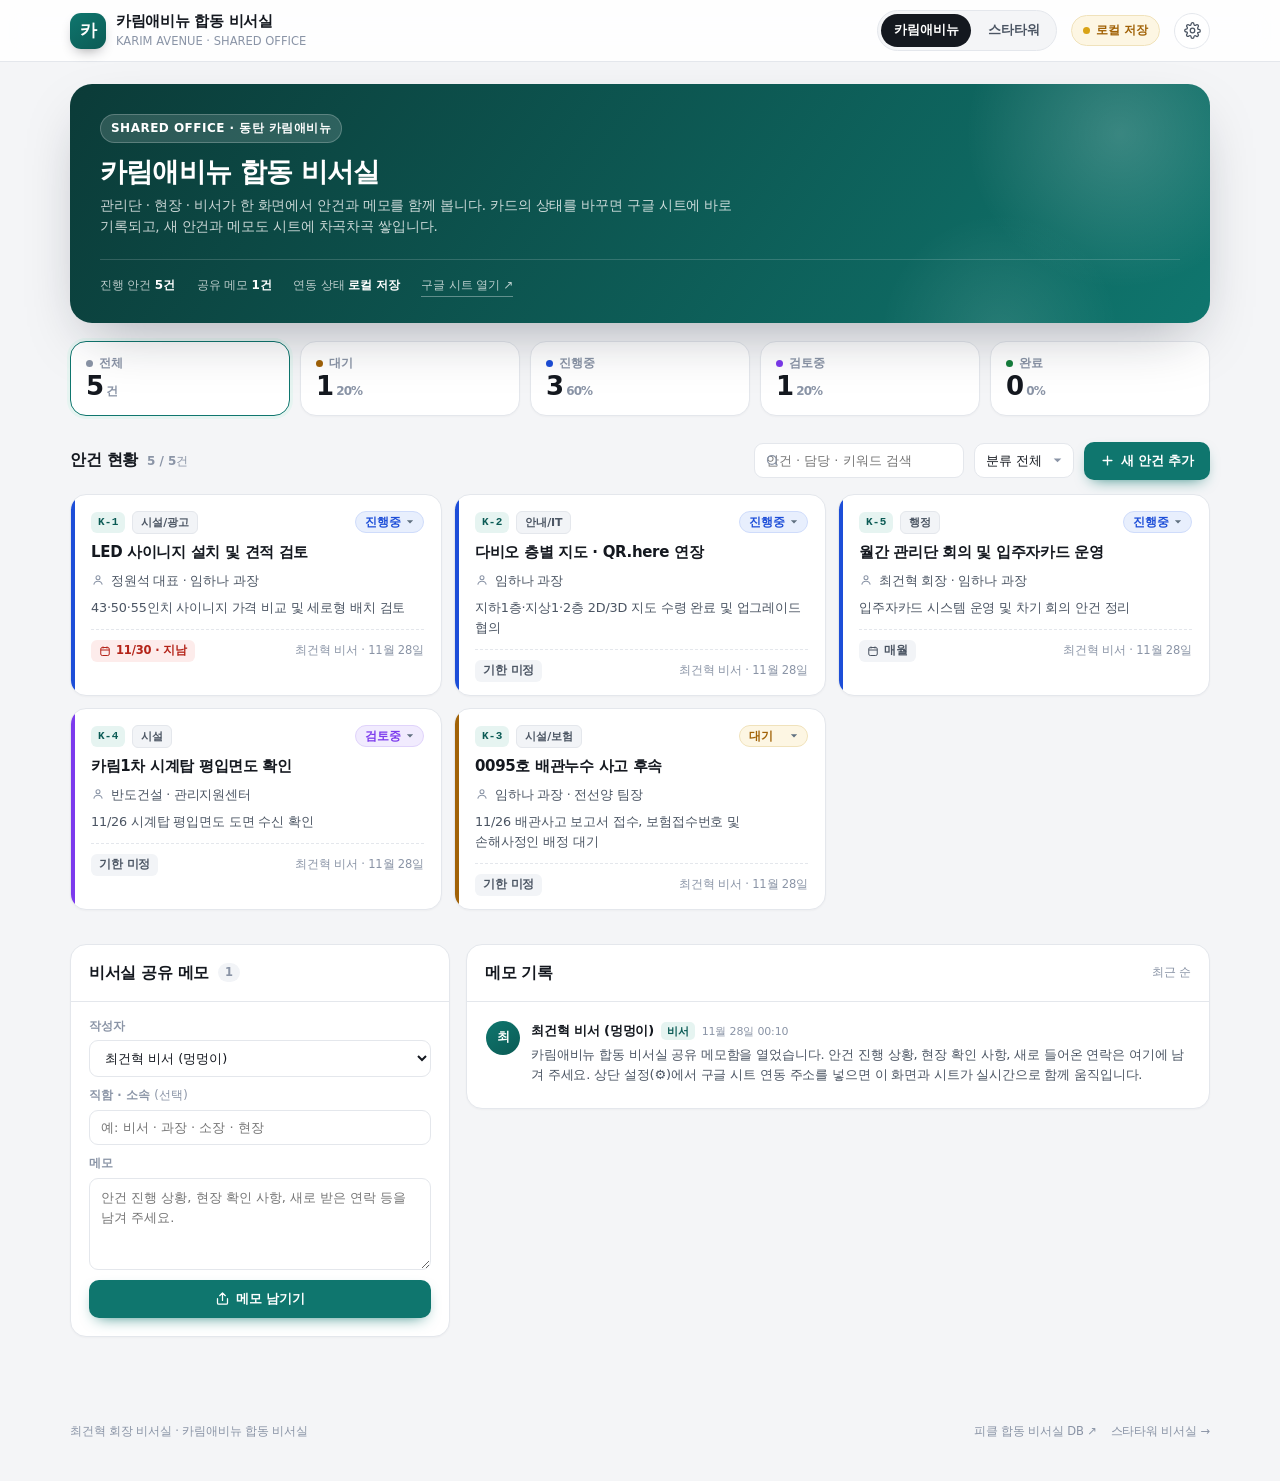
<file: karim/index.html>
<!DOCTYPE html>
<html lang="ko">
<head>
<meta charset="UTF-8">
<meta name="viewport" content="width=device-width, initial-scale=1, viewport-fit=cover">
<meta name="theme-color" content="#0b3b38">
<title>카림애비뉴 합동 비서실</title>
<meta name="description" content="카림애비뉴 관리단·현장·비서가 함께 보는 안건과 공유 메모. 구글 시트와 실시간 연동.">
<link rel="stylesheet" href="../assets/office.css?v=5">
</head>
<body data-site="karim">

<header class="topbar">
  <div class="topbar-inner">
    <a class="brand" href="./">
      <span class="brand-mark">카</span>
      <span class="brand-text">
        <b>카림애비뉴 합동 비서실</b>
        <span>KARIM AVENUE · SHARED OFFICE</span>
      </span>
    </a>
    <span class="topbar-spacer"></span>
    <nav class="nav-tabs" aria-label="비서실 이동">
      <a href="./" class="on">카림애비뉴</a>
      <a href="../startower/">스타타워</a>
    </nav>
    <button class="sync-pill" id="syncPill" type="button" title="클릭하면 새로고침">
      <span class="dot"></span><span class="txt">불러오는 중…</span>
    </button>
    <button class="icon-btn" id="gearBtn" type="button" title="연동 설정" aria-label="연동 설정">
      <svg viewBox="0 0 24 24" fill="none" stroke="currentColor" stroke-width="1.8" stroke-linecap="round" stroke-linejoin="round">
        <circle cx="12" cy="12" r="3.2"/>
        <path d="M19.4 15a1.7 1.7 0 0 0 .34 1.87l.06.06a2 2 0 1 1-2.83 2.83l-.06-.06a1.7 1.7 0 0 0-1.87-.34 1.7 1.7 0 0 0-1.03 1.56V21a2 2 0 1 1-4 0v-.1A1.7 1.7 0 0 0 8.9 19.3a1.7 1.7 0 0 0-1.87.34l-.06.06a2 2 0 1 1-2.83-2.83l.06-.06A1.7 1.7 0 0 0 4.7 15a1.7 1.7 0 0 0-1.56-1.03H3a2 2 0 1 1 0-4h.1A1.7 1.7 0 0 0 4.7 9a1.7 1.7 0 0 0-.34-1.87l-.06-.06a2 2 0 1 1 2.83-2.83l.06.06A1.7 1.7 0 0 0 9 4.64a1.7 1.7 0 0 0 1.03-1.56V3a2 2 0 1 1 4 0v.1A1.7 1.7 0 0 0 15.06 4.7a1.7 1.7 0 0 0 1.87-.34l.06-.06a2 2 0 1 1 2.83 2.83l-.06.06A1.7 1.7 0 0 0 19.36 9c.02.63.4 1.2 1.03 1.56H21a2 2 0 1 1 0 4h-.1a1.7 1.7 0 0 0-1.5 1.03z"/>
      </svg>
    </button>
  </div>
</header>

<main class="page">
  <section class="hero">
    <div class="hero-top">
      <div>
        <div class="hero-kicker">SHARED OFFICE · 동탄 카림애비뉴</div>
        <h1>카림애비뉴 합동 비서실</h1>
        <p>관리단 · 현장 · 비서가 한 화면에서 안건과 메모를 함께 봅니다. 카드의 상태를 바꾸면 구글 시트에 바로 기록되고, 새 안건과 메모도 시트에 차곡차곡 쌓입니다.</p>
      </div>
    </div>
    <div class="hero-meta">
      <span>진행 안건 <b id="heroTasks">–</b></span>
      <span>공유 메모 <b id="heroMemos">–</b></span>
      <span>연동 상태 <b id="syncState">확인 중</b></span>
      <a href="https://docs.google.com/spreadsheets/d/1bWeBT0SEThBbFqP_87QkqgclWGYzk62wtM5iRYibu6k/edit" target="_blank" rel="noopener">구글 시트 열기 ↗</a>
    </div>
  </section>

  <section class="stats" aria-label="상태별 안건 수">
    <button class="stat on" data-status="전체" type="button">
      <span class="k"><i></i>전체</span><span class="v">0<small>건</small></span>
    </button>
    <button class="stat" data-status="대기" type="button">
      <span class="k"><i></i>대기</span><span class="v">0<small>0%</small></span>
    </button>
    <button class="stat" data-status="진행중" type="button">
      <span class="k"><i></i>진행중</span><span class="v">0<small>0%</small></span>
    </button>
    <button class="stat" data-status="검토중" type="button">
      <span class="k"><i></i>검토중</span><span class="v">0<small>0%</small></span>
    </button>
    <button class="stat" data-status="완료" type="button">
      <span class="k"><i></i>완료</span><span class="v">0<small>0%</small></span>
    </button>
  </section>

  <div class="toolbar">
    <div class="section-label">안건 현황 <span id="taskCount"></span></div>
    <span class="grow"></span>
    <div class="search">
      <svg viewBox="0 0 24 24" fill="none" stroke="currentColor" stroke-width="2"><circle cx="11" cy="11" r="7"/><path d="m20 20-3.6-3.6"/></svg>
      <input id="searchInput" type="text" placeholder="안건 · 담당 · 키워드 검색" autocomplete="off">
    </div>
    <select class="select-sm" id="categoryFilter" aria-label="분류 필터">
      <option value="전체">분류 전체</option>
    </select>
    <button class="btn btn-primary" id="addTaskBtn" type="button">
      <svg viewBox="0 0 24 24" fill="none" stroke="currentColor" stroke-width="2.2" stroke-linecap="round"><path d="M12 5v14M5 12h14"/></svg>
      새 안건 추가
    </button>
  </div>

  <section class="task-grid" id="taskGrid" aria-live="polite"></section>

  <section class="memo-wrap">
    <div class="panel">
      <div class="panel-head">
        <h2>비서실 공유 메모</h2>
        <span class="count" id="memoCount">0</span>
        <span class="spacer"></span>
      </div>
      <form class="memo-form" id="memoForm">
        <div class="field">
          <label for="memoWho">작성자</label>
          <select id="memoWho">
            <option value="최건혁 비서">최건혁 비서 (멍멍이)</option>
            <option value="임하나 과장(비서)">임하나 과장(비서)</option>
            <option value="정원석 대표">정원석 대표</option>
            <option value="관리지원센터">관리지원센터</option>
            <option value="__custom">직접 입력…</option>
          </select>
        </div>
        <div class="field" id="memoWhoCustomWrap" style="display:none">
          <input type="text" id="memoWhoCustom" placeholder="이름 (예: 반도건설 김과장)">
        </div>
        <div class="field">
          <label for="memoRole">직함 · 소속 <span style="font-weight:500">(선택)</span></label>
          <input type="text" id="memoRole" placeholder="예: 비서 · 과장 · 소장 · 현장">
        </div>
        <div class="field">
          <label for="memoText">메모</label>
          <textarea id="memoText" placeholder="안건 진행 상황, 현장 확인 사항, 새로 받은 연락 등을 남겨 주세요."></textarea>
        </div>
        <button class="btn btn-primary" id="memoSubmit" type="submit">
          <svg viewBox="0 0 24 24" fill="none" stroke="currentColor" stroke-width="2" stroke-linecap="round" stroke-linejoin="round"><path d="M4 12v7a2 2 0 0 0 2 2h12a2 2 0 0 0 2-2v-7"/><path d="M12 3v12M7.5 7.5 12 3l4.5 4.5"/></svg>
          메모 남기기
        </button>
      </form>
    </div>

    <div class="panel">
      <div class="panel-head">
        <h2>메모 기록</h2>
        <span class="spacer"></span>
        <span style="font-size:11.5px;color:var(--ink-3)">최근 순</span>
      </div>
      <div class="memo-list" id="memoList"></div>
    </div>
  </section>
</main>

<footer class="foot">
  <span>최건혁 회장 비서실 · 카림애비뉴 합동 비서실</span>
  <span class="spacer"></span>
  <a href="https://docs.google.com/spreadsheets/d/1bWeBT0SEThBbFqP_87QkqgclWGYzk62wtM5iRYibu6k/edit" target="_blank" rel="noopener">피클 합동 비서실 DB ↗</a>
  <a href="../startower/">스타타워 비서실 →</a>
</footer>

<!-- 새 안건 -->
<div class="modal" id="taskModal" role="dialog" aria-modal="true" aria-labelledby="taskModalTitle">
  <div class="modal-card">
    <div class="modal-head">
      <h3 id="taskModalTitle">새 안건 추가</h3>
      <span class="spacer"></span>
      <button class="icon-btn" type="button" data-close="taskModal" aria-label="닫기">
        <svg viewBox="0 0 24 24" fill="none" stroke="currentColor" stroke-width="2" stroke-linecap="round"><path d="M6 6l12 12M18 6L6 18"/></svg>
      </button>
    </div>
    <form id="taskForm">
      <div class="modal-body">
        <div class="field">
          <label for="taskTitle">안건 제목 *</label>
          <input type="text" id="taskTitle" placeholder="예: 2층 화장실 배관 보수 견적" required>
        </div>
        <div class="field-row">
          <div class="field">
            <label for="taskCategory">분류</label>
            <input type="text" id="taskCategory" placeholder="예: 시설 / 행정" list="catList">
            <datalist id="catList">
              <option value="시설"><option value="시설/보험"><option value="시설/광고">
              <option value="안내/IT"><option value="행정"><option value="소방/시설"><option value="승강기">
            </datalist>
          </div>
          <div class="field">
            <label for="taskStatus">상태</label>
            <select id="taskStatus">
              <option value="대기">대기</option>
              <option value="진행중" selected>진행중</option>
              <option value="검토중">검토중</option>
              <option value="완료">완료</option>
            </select>
          </div>
        </div>
        <div class="field-row">
          <div class="field">
            <label for="taskOwner">담당</label>
            <input type="text" id="taskOwner" placeholder="예: 임하나 과장 · 정원석 대표">
          </div>
          <div class="field">
            <label for="taskDue">기한</label>
            <input type="text" id="taskDue" placeholder="예: 2026-12-05 / 매월">
          </div>
        </div>
        <div class="field">
          <label for="taskSummary">내용 요약</label>
          <textarea id="taskSummary" placeholder="현재 상황과 다음에 할 일을 한두 줄로 적어 주세요." style="min-height:76px"></textarea>
        </div>
        <div class="field">
          <label for="taskAuthor">작성자</label>
          <input type="text" id="taskAuthor" placeholder="예: 최건혁 비서">
        </div>
      </div>
      <div class="modal-foot">
        <button class="btn btn-ghost" type="button" data-close="taskModal">취소</button>
        <button class="btn btn-primary" id="taskSubmit" type="submit">안건 추가</button>
      </div>
    </form>
  </div>
</div>

<!-- 연동 설정 -->
<div class="modal" id="settingsModal" role="dialog" aria-modal="true" aria-labelledby="settingsTitle">
  <div class="modal-card">
    <div class="modal-head">
      <h3 id="settingsTitle">구글 시트 연동</h3>
      <span class="spacer"></span>
      <button class="icon-btn" type="button" data-close="settingsModal" aria-label="닫기">
        <svg viewBox="0 0 24 24" fill="none" stroke="currentColor" stroke-width="2" stroke-linecap="round"><path d="M6 6l12 12M18 6L6 18"/></svg>
      </button>
    </div>
    <div class="modal-body">
      <p id="settingsState" style="font-size:13px;color:var(--ink-2)"></p>
      <div class="field">
        <label for="apiInput">Apps Script 웹 앱 주소</label>
        <input type="text" id="apiInput" placeholder="https://script.google.com/macros/s/.../exec" autocomplete="off" spellcheck="false">
      </div>
      <div class="modal-note">
        <b>연결 방법</b><br>
        1. <a href="https://docs.google.com/spreadsheets/d/1bWeBT0SEThBbFqP_87QkqgclWGYzk62wtM5iRYibu6k/edit" target="_blank" rel="noopener" style="text-decoration:underline">피클 합동 비서실 DB</a> → 확장 프로그램 → Apps Script<br>
        2. <code>Code.gs</code> 전체를 붙여넣고 저장 (시트 ID는 이미 들어 있습니다)<br>
        3. 배포 → 새 배포 → 유형 <b>웹 앱</b>, 실행 <b>나</b>, 액세스 <b>모든 사용자</b> → 배포<br>
        4. 나온 <code>/exec</code> 주소를 위에 붙여넣고 저장<br>
        <span style="color:var(--ink-3)">※ 카림·스타타워 두 페이지에 같은 주소를 넣으면 됩니다. 주소를 넣기 전에는 이 브라우저에만 저장됩니다.</span>
      </div>
    </div>
    <div class="modal-foot">
      <button class="btn btn-ghost" type="button" id="clearApi">연동 해제</button>
      <span class="spacer" style="flex:1"></span>
      <button class="btn btn-primary" type="button" id="saveApi">저장하고 연결</button>
    </div>
  </div>
</div>

<div class="toast-stack" id="toastStack" aria-live="polite"></div>

<script src="../assets/data.js?v=5"></script>
<script>
  window.OFFICE_CONFIG = {
    site: "karim",
    idPrefix: "K",
    defaultAuthor: "최건혁 비서",
    apiDefault: ""
  };
</script>
<script src="../assets/office.js?v=5"></script>
</body>
</html>
</file>
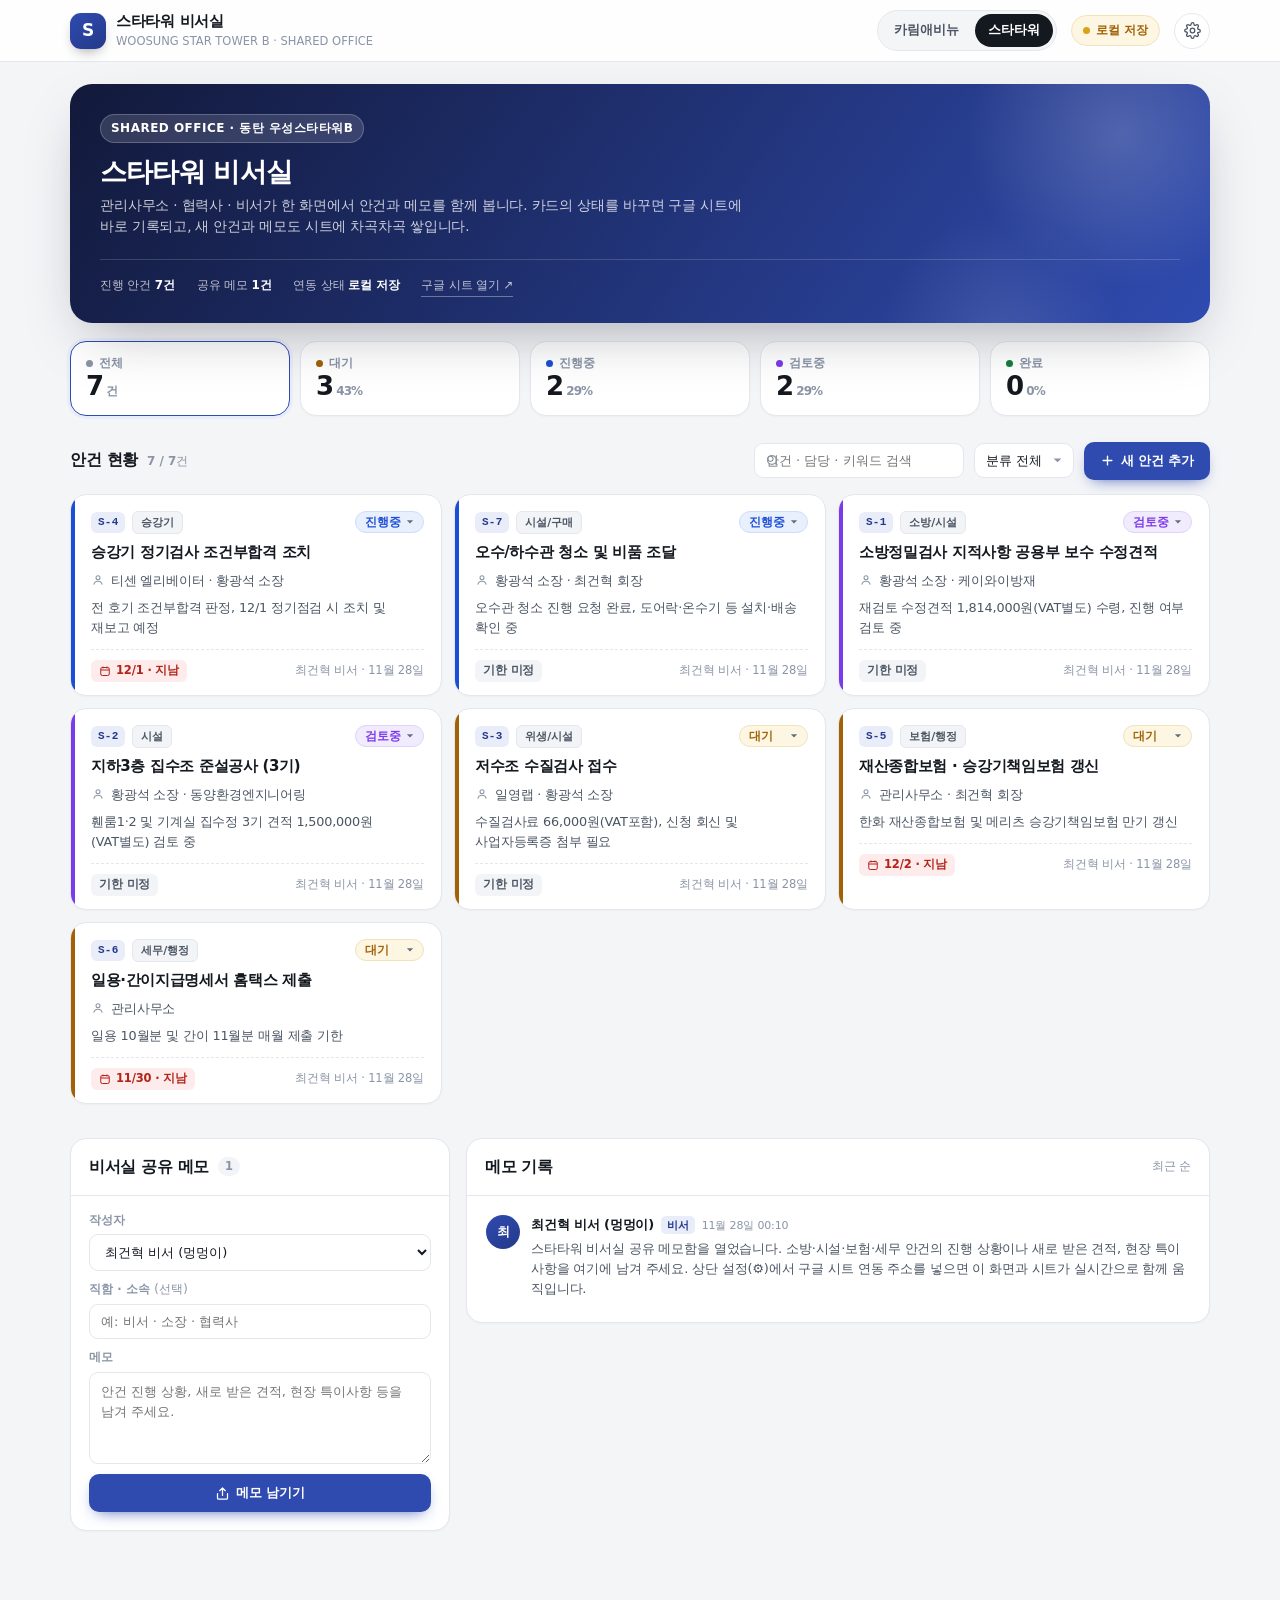
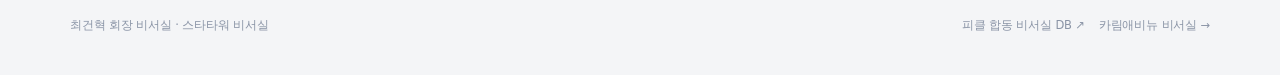
<file: startower/index.html>
<!DOCTYPE html>
<html lang="ko">
<head>
<meta charset="UTF-8">
<meta name="viewport" content="width=device-width, initial-scale=1, viewport-fit=cover">
<meta name="theme-color" content="#12193a">
<title>스타타워 비서실</title>
<meta name="description" content="동탄 우성스타타워B 관리사무소·비서가 함께 보는 안건과 공유 메모. 구글 시트와 실시간 연동.">
<link rel="stylesheet" href="../assets/office.css?v=5">
</head>
<body data-site="startower">

<header class="topbar">
  <div class="topbar-inner">
    <a class="brand" href="./">
      <span class="brand-mark">S</span>
      <span class="brand-text">
        <b>스타타워 비서실</b>
        <span>WOOSUNG STAR TOWER B · SHARED OFFICE</span>
      </span>
    </a>
    <span class="topbar-spacer"></span>
    <nav class="nav-tabs" aria-label="비서실 이동">
      <a href="../karim/">카림애비뉴</a>
      <a href="./" class="on">스타타워</a>
    </nav>
    <button class="sync-pill" id="syncPill" type="button" title="클릭하면 새로고침">
      <span class="dot"></span><span class="txt">불러오는 중…</span>
    </button>
    <button class="icon-btn" id="gearBtn" type="button" title="연동 설정" aria-label="연동 설정">
      <svg viewBox="0 0 24 24" fill="none" stroke="currentColor" stroke-width="1.8" stroke-linecap="round" stroke-linejoin="round">
        <circle cx="12" cy="12" r="3.2"/>
        <path d="M19.4 15a1.7 1.7 0 0 0 .34 1.87l.06.06a2 2 0 1 1-2.83 2.83l-.06-.06a1.7 1.7 0 0 0-1.87-.34 1.7 1.7 0 0 0-1.03 1.56V21a2 2 0 1 1-4 0v-.1A1.7 1.7 0 0 0 8.9 19.3a1.7 1.7 0 0 0-1.87.34l-.06.06a2 2 0 1 1-2.83-2.83l.06-.06A1.7 1.7 0 0 0 4.7 15a1.7 1.7 0 0 0-1.56-1.03H3a2 2 0 1 1 0-4h.1A1.7 1.7 0 0 0 4.7 9a1.7 1.7 0 0 0-.34-1.87l-.06-.06a2 2 0 1 1 2.83-2.83l.06.06A1.7 1.7 0 0 0 9 4.64a1.7 1.7 0 0 0 1.03-1.56V3a2 2 0 1 1 4 0v.1A1.7 1.7 0 0 0 15.06 4.7a1.7 1.7 0 0 0 1.87-.34l.06-.06a2 2 0 1 1 2.83 2.83l-.06.06A1.7 1.7 0 0 0 19.36 9c.02.63.4 1.2 1.03 1.56H21a2 2 0 1 1 0 4h-.1a1.7 1.7 0 0 0-1.5 1.03z"/>
      </svg>
    </button>
  </div>
</header>

<main class="page">
  <section class="hero">
    <div class="hero-top">
      <div>
        <div class="hero-kicker">SHARED OFFICE · 동탄 우성스타타워B</div>
        <h1>스타타워 비서실</h1>
        <p>관리사무소 · 협력사 · 비서가 한 화면에서 안건과 메모를 함께 봅니다. 카드의 상태를 바꾸면 구글 시트에 바로 기록되고, 새 안건과 메모도 시트에 차곡차곡 쌓입니다.</p>
      </div>
    </div>
    <div class="hero-meta">
      <span>진행 안건 <b id="heroTasks">–</b></span>
      <span>공유 메모 <b id="heroMemos">–</b></span>
      <span>연동 상태 <b id="syncState">확인 중</b></span>
      <a href="https://docs.google.com/spreadsheets/d/1bWeBT0SEThBbFqP_87QkqgclWGYzk62wtM5iRYibu6k/edit" target="_blank" rel="noopener">구글 시트 열기 ↗</a>
    </div>
  </section>

  <section class="stats" aria-label="상태별 안건 수">
    <button class="stat on" data-status="전체" type="button">
      <span class="k"><i></i>전체</span><span class="v">0<small>건</small></span>
    </button>
    <button class="stat" data-status="대기" type="button">
      <span class="k"><i></i>대기</span><span class="v">0<small>0%</small></span>
    </button>
    <button class="stat" data-status="진행중" type="button">
      <span class="k"><i></i>진행중</span><span class="v">0<small>0%</small></span>
    </button>
    <button class="stat" data-status="검토중" type="button">
      <span class="k"><i></i>검토중</span><span class="v">0<small>0%</small></span>
    </button>
    <button class="stat" data-status="완료" type="button">
      <span class="k"><i></i>완료</span><span class="v">0<small>0%</small></span>
    </button>
  </section>

  <div class="toolbar">
    <div class="section-label">안건 현황 <span id="taskCount"></span></div>
    <span class="grow"></span>
    <div class="search">
      <svg viewBox="0 0 24 24" fill="none" stroke="currentColor" stroke-width="2"><circle cx="11" cy="11" r="7"/><path d="m20 20-3.6-3.6"/></svg>
      <input id="searchInput" type="text" placeholder="안건 · 담당 · 키워드 검색" autocomplete="off">
    </div>
    <select class="select-sm" id="categoryFilter" aria-label="분류 필터">
      <option value="전체">분류 전체</option>
    </select>
    <button class="btn btn-primary" id="addTaskBtn" type="button">
      <svg viewBox="0 0 24 24" fill="none" stroke="currentColor" stroke-width="2.2" stroke-linecap="round"><path d="M12 5v14M5 12h14"/></svg>
      새 안건 추가
    </button>
  </div>

  <section class="task-grid" id="taskGrid" aria-live="polite"></section>

  <section class="memo-wrap">
    <div class="panel">
      <div class="panel-head">
        <h2>비서실 공유 메모</h2>
        <span class="count" id="memoCount">0</span>
        <span class="spacer"></span>
      </div>
      <form class="memo-form" id="memoForm">
        <div class="field">
          <label for="memoWho">작성자</label>
          <select id="memoWho">
            <option value="최건혁 비서">최건혁 비서 (멍멍이)</option>
            <option value="황광석 소장">황광석 소장 (관리사무소)</option>
            <option value="관리사무소">관리사무소</option>
            <option value="임하나 과장(비서)">임하나 과장(비서)</option>
            <option value="__custom">직접 입력…</option>
          </select>
        </div>
        <div class="field" id="memoWhoCustomWrap" style="display:none">
          <input type="text" id="memoWhoCustom" placeholder="이름 (예: 케이와이방재 담당)">
        </div>
        <div class="field">
          <label for="memoRole">직함 · 소속 <span style="font-weight:500">(선택)</span></label>
          <input type="text" id="memoRole" placeholder="예: 비서 · 소장 · 협력사">
        </div>
        <div class="field">
          <label for="memoText">메모</label>
          <textarea id="memoText" placeholder="안건 진행 상황, 새로 받은 견적, 현장 특이사항 등을 남겨 주세요."></textarea>
        </div>
        <button class="btn btn-primary" id="memoSubmit" type="submit">
          <svg viewBox="0 0 24 24" fill="none" stroke="currentColor" stroke-width="2" stroke-linecap="round" stroke-linejoin="round"><path d="M4 12v7a2 2 0 0 0 2 2h12a2 2 0 0 0 2-2v-7"/><path d="M12 3v12M7.5 7.5 12 3l4.5 4.5"/></svg>
          메모 남기기
        </button>
      </form>
    </div>

    <div class="panel">
      <div class="panel-head">
        <h2>메모 기록</h2>
        <span class="spacer"></span>
        <span style="font-size:11.5px;color:var(--ink-3)">최근 순</span>
      </div>
      <div class="memo-list" id="memoList"></div>
    </div>
  </section>
</main>

<footer class="foot">
  <span>최건혁 회장 비서실 · 스타타워 비서실</span>
  <span class="spacer"></span>
  <a href="https://docs.google.com/spreadsheets/d/1bWeBT0SEThBbFqP_87QkqgclWGYzk62wtM5iRYibu6k/edit" target="_blank" rel="noopener">피클 합동 비서실 DB ↗</a>
  <a href="../karim/">카림애비뉴 비서실 →</a>
</footer>

<!-- 새 안건 -->
<div class="modal" id="taskModal" role="dialog" aria-modal="true" aria-labelledby="taskModalTitle">
  <div class="modal-card">
    <div class="modal-head">
      <h3 id="taskModalTitle">새 안건 추가</h3>
      <span class="spacer"></span>
      <button class="icon-btn" type="button" data-close="taskModal" aria-label="닫기">
        <svg viewBox="0 0 24 24" fill="none" stroke="currentColor" stroke-width="2" stroke-linecap="round"><path d="M6 6l12 12M18 6L6 18"/></svg>
      </button>
    </div>
    <form id="taskForm">
      <div class="modal-body">
        <div class="field">
          <label for="taskTitle">안건 제목 *</label>
          <input type="text" id="taskTitle" placeholder="예: 지하주차장 배수펌프 교체" required>
        </div>
        <div class="field-row">
          <div class="field">
            <label for="taskCategory">분류</label>
            <input type="text" id="taskCategory" placeholder="예: 시설 / 행정" list="catList">
            <datalist id="catList">
              <option value="시설"><option value="소방/시설"><option value="승강기">
              <option value="위생/시설"><option value="보험/행정"><option value="세무/행정"><option value="시설/구매">
            </datalist>
          </div>
          <div class="field">
            <label for="taskStatus">상태</label>
            <select id="taskStatus">
              <option value="대기">대기</option>
              <option value="진행중" selected>진행중</option>
              <option value="검토중">검토중</option>
              <option value="완료">완료</option>
            </select>
          </div>
        </div>
        <div class="field-row">
          <div class="field">
            <label for="taskOwner">담당</label>
            <input type="text" id="taskOwner" placeholder="예: 황광석 소장 · 티센 엘리베이터">
          </div>
          <div class="field">
            <label for="taskDue">기한</label>
            <input type="text" id="taskDue" placeholder="예: 2026-12-01 / 매월">
          </div>
        </div>
        <div class="field">
          <label for="taskSummary">내용 요약</label>
          <textarea id="taskSummary" placeholder="현재 상황과 다음에 할 일을 한두 줄로 적어 주세요." style="min-height:76px"></textarea>
        </div>
        <div class="field">
          <label for="taskAuthor">작성자</label>
          <input type="text" id="taskAuthor" placeholder="예: 최건혁 비서">
        </div>
      </div>
      <div class="modal-foot">
        <button class="btn btn-ghost" type="button" data-close="taskModal">취소</button>
        <button class="btn btn-primary" id="taskSubmit" type="submit">안건 추가</button>
      </div>
    </form>
  </div>
</div>

<!-- 연동 설정 -->
<div class="modal" id="settingsModal" role="dialog" aria-modal="true" aria-labelledby="settingsTitle">
  <div class="modal-card">
    <div class="modal-head">
      <h3 id="settingsTitle">구글 시트 연동</h3>
      <span class="spacer"></span>
      <button class="icon-btn" type="button" data-close="settingsModal" aria-label="닫기">
        <svg viewBox="0 0 24 24" fill="none" stroke="currentColor" stroke-width="2" stroke-linecap="round"><path d="M6 6l12 12M18 6L6 18"/></svg>
      </button>
    </div>
    <div class="modal-body">
      <p id="settingsState" style="font-size:13px;color:var(--ink-2)"></p>
      <div class="field">
        <label for="apiInput">Apps Script 웹 앱 주소</label>
        <input type="text" id="apiInput" placeholder="https://script.google.com/macros/s/.../exec" autocomplete="off" spellcheck="false">
      </div>
      <div class="modal-note">
        <b>연결 방법</b><br>
        1. <a href="https://docs.google.com/spreadsheets/d/1bWeBT0SEThBbFqP_87QkqgclWGYzk62wtM5iRYibu6k/edit" target="_blank" rel="noopener" style="text-decoration:underline">피클 합동 비서실 DB</a> → 확장 프로그램 → Apps Script<br>
        2. <code>Code.gs</code> 전체를 붙여넣고 저장 (시트 ID는 이미 들어 있습니다)<br>
        3. 배포 → 새 배포 → 유형 <b>웹 앱</b>, 실행 <b>나</b>, 액세스 <b>모든 사용자</b> → 배포<br>
        4. 나온 <code>/exec</code> 주소를 위에 붙여넣고 저장<br>
        <span style="color:var(--ink-3)">※ 카림·스타타워 두 페이지에 같은 주소를 넣으면 됩니다. 주소를 넣기 전에는 이 브라우저에만 저장됩니다.</span>
      </div>
    </div>
    <div class="modal-foot">
      <button class="btn btn-ghost" type="button" id="clearApi">연동 해제</button>
      <span class="spacer" style="flex:1"></span>
      <button class="btn btn-primary" type="button" id="saveApi">저장하고 연결</button>
    </div>
  </div>
</div>

<div class="toast-stack" id="toastStack" aria-live="polite"></div>

<script src="../assets/data.js?v=5"></script>
<script>
  window.OFFICE_CONFIG = {
    site: "startower",
    idPrefix: "S",
    defaultAuthor: "최건혁 비서",
    apiDefault: ""
  };
</script>
<script src="../assets/office.js?v=5"></script>
</body>
</html>
</file>
<file: assets/office.css>
/* ============================================================
   합동 비서실 공용 스타일  (karim / startower)
   ============================================================ */
:root {
  --bg: #f4f5f7;
  --card: #ffffff;
  --ink: #14181f;
  --ink-2: #4b5563;
  --ink-3: #8a94a6;
  --line: #e4e7ec;
  --line-strong: #d3d8e0;

  --accent: #0f766e;
  --accent-dark: #0b5b55;
  --accent-soft: #e6f4f1;
  --hero-from: #0b3b38;
  --hero-to: #0f766e;

  --wait: #a16207;
  --wait-bg: #fdf6e3;
  --doing: #1d4ed8;
  --doing-bg: #e8effd;
  --review: #7c3aed;
  --review-bg: #f1ebfe;
  --done: #157f3d;
  --done-bg: #e6f6ec;

  --radius: 16px;
  --radius-sm: 10px;
  --shadow: 0 1px 2px rgba(16, 24, 40, .04), 0 8px 24px -12px rgba(16, 24, 40, .18);
  --shadow-lg: 0 24px 60px -20px rgba(16, 24, 40, .35);
  --font: "Pretendard", -apple-system, BlinkMacSystemFont, "Apple SD Gothic Neo",
          "Malgun Gothic", "맑은 고딕", "Noto Sans KR", system-ui, sans-serif;
}

body[data-site="startower"] {
  --accent: #2f4bb0;
  --accent-dark: #24398a;
  --accent-soft: #e9edfa;
  --hero-from: #12193a;
  --hero-to: #2f4bb0;
}

* { margin: 0; padding: 0; box-sizing: border-box; }

html { -webkit-text-size-adjust: 100%; }

body {
  font-family: var(--font);
  background: var(--bg);
  color: var(--ink);
  line-height: 1.55;
  -webkit-font-smoothing: antialiased;
  letter-spacing: -0.01em;
  word-break: keep-all;
  overflow-wrap: break-word;
}

a { color: inherit; text-decoration: none; }
button, input, select, textarea { font-family: inherit; font-size: inherit; color: inherit; }
button { cursor: pointer; border: 0; background: none; }

/* ---------- 상단 바 ---------- */
.topbar {
  position: sticky; top: 0; z-index: 40;
  background: rgba(255, 255, 255, .86);
  backdrop-filter: saturate(180%) blur(14px);
  -webkit-backdrop-filter: saturate(180%) blur(14px);
  border-bottom: 1px solid var(--line);
}
.topbar-inner {
  max-width: 1180px; margin: 0 auto;
  padding: 10px 20px;
  display: flex; align-items: center; gap: 14px;
}
.brand { display: flex; align-items: center; gap: 10px; min-width: 0; }
.brand-mark {
  width: 36px; height: 36px; flex: none;
  border-radius: 11px;
  background: linear-gradient(145deg, var(--hero-to), var(--accent-dark));
  color: #fff; font-weight: 800; font-size: 17px;
  display: grid; place-items: center;
  box-shadow: 0 6px 14px -6px rgba(0, 0, 0, .45);
}
.brand-text { min-width: 0; }
.brand-text b {
  display: block; font-size: 15px; font-weight: 750; letter-spacing: -0.02em;
  white-space: nowrap; overflow: hidden; text-overflow: ellipsis;
}
.brand-text span { display: block; font-size: 11.5px; color: var(--ink-3); letter-spacing: 0; }

.topbar-spacer { flex: 1; }

.nav-tabs {
  display: flex; gap: 4px; padding: 3px;
  background: var(--bg); border: 1px solid var(--line); border-radius: 999px;
}
.nav-tabs a {
  padding: 6px 13px; border-radius: 999px;
  font-size: 13px; font-weight: 600; color: var(--ink-2);
  white-space: nowrap; transition: .15s;
}
.nav-tabs a:hover { background: #fff; color: var(--ink); }
.nav-tabs a.on { background: var(--ink); color: #fff; }

.sync-pill {
  display: inline-flex; align-items: center; gap: 6px;
  padding: 6px 11px; border-radius: 999px;
  font-size: 12px; font-weight: 600; color: var(--ink-2);
  background: var(--bg); border: 1px solid var(--line);
  white-space: nowrap;
}
.sync-pill .dot { width: 7px; height: 7px; border-radius: 50%; background: var(--ink-3); }
.sync-pill.live { color: var(--done); border-color: #c7e8d4; background: var(--done-bg); }
.sync-pill.live .dot { background: #21a35a; box-shadow: 0 0 0 3px rgba(33, 163, 90, .18); }
.sync-pill.local { color: var(--wait); border-color: #f0e2bb; background: var(--wait-bg); }
.sync-pill.local .dot { background: #d9a316; }
.sync-pill.err { color: #b42318; border-color: #f5cdc6; background: #fdeceb; }
.sync-pill.err .dot { background: #e0453a; }

.icon-btn {
  width: 36px; height: 36px; flex: none;
  display: grid; place-items: center;
  border-radius: 50%; color: var(--ink-2);
  border: 1px solid var(--line); background: #fff;
  transition: .15s;
}
.icon-btn:hover { color: var(--ink); border-color: var(--line-strong); transform: rotate(18deg); }
.icon-btn svg { width: 17px; height: 17px; }

/* ---------- 본문 ---------- */
.page { max-width: 1180px; margin: 0 auto; padding: 22px 20px 80px; }

.hero {
  position: relative; overflow: hidden;
  border-radius: 22px;
  background: linear-gradient(125deg, var(--hero-from) 0%, var(--hero-to) 100%);
  color: #fff;
  padding: 30px 30px 26px;
  box-shadow: var(--shadow-lg);
}
.hero::after {
  content: ""; position: absolute; right: -70px; top: -110px;
  width: 320px; height: 320px; border-radius: 50%;
  background: radial-gradient(circle, rgba(255, 255, 255, .18), transparent 68%);
}
.hero::before {
  content: ""; position: absolute; right: 90px; bottom: -130px;
  width: 240px; height: 240px; border-radius: 50%;
  background: radial-gradient(circle, rgba(255, 255, 255, .10), transparent 70%);
}
.hero-top { display: flex; align-items: flex-start; gap: 18px; flex-wrap: wrap; position: relative; z-index: 1; }
.hero-kicker {
  display: inline-flex; align-items: center; gap: 7px;
  font-size: 12px; font-weight: 650; letter-spacing: .04em;
  padding: 4px 10px; border-radius: 999px;
  background: rgba(255, 255, 255, .14); border: 1px solid rgba(255, 255, 255, .22);
  margin-bottom: 12px;
}
.hero h1 { font-size: 27px; font-weight: 800; letter-spacing: -0.03em; line-height: 1.25; }
.hero p { margin-top: 7px; font-size: 13.5px; color: rgba(255, 255, 255, .78); max-width: 660px; }
.hero-meta {
  position: relative; z-index: 1;
  margin-top: 22px; padding-top: 16px;
  border-top: 1px solid rgba(255, 255, 255, .16);
  display: flex; gap: 22px; flex-wrap: wrap;
  font-size: 12px; color: rgba(255, 255, 255, .72);
}
.hero-meta b { color: #fff; font-weight: 650; }
.hero-meta a { border-bottom: 1px solid rgba(255, 255, 255, .35); padding-bottom: 1px; }
.hero-meta a:hover { border-color: #fff; }

/* ---------- 요약 카운터 ---------- */
.stats {
  display: grid; grid-template-columns: repeat(5, minmax(0, 1fr));
  gap: 10px; margin: 18px 0 0;
}
.stat {
  text-align: left; background: var(--card);
  border: 1px solid var(--line); border-radius: var(--radius);
  padding: 13px 15px;
  transition: .16s;
  box-shadow: 0 1px 2px rgba(16, 24, 40, .03);
}
.stat:hover { border-color: var(--line-strong); transform: translateY(-1px); }
.stat .k { display: flex; align-items: center; gap: 6px; font-size: 12px; font-weight: 650; color: var(--ink-3); }
.stat .k i { width: 7px; height: 7px; border-radius: 50%; background: var(--ink-3); display: inline-block; }
.stat .v { font-size: 26px; font-weight: 800; letter-spacing: -0.035em; margin-top: 2px; line-height: 1.15; }
.stat .v small { font-size: 12px; font-weight: 600; color: var(--ink-3); margin-left: 3px; }
.stat[data-status="대기"] .k i { background: var(--wait); }
.stat[data-status="진행중"] .k i { background: var(--doing); }
.stat[data-status="검토중"] .k i { background: var(--review); }
.stat[data-status="완료"] .k i { background: var(--done); }
.stat.on {
  border-color: var(--accent);
  box-shadow: 0 0 0 3px var(--accent-soft), 0 1px 2px rgba(16, 24, 40, .04);
  background: #fff;
}

/* ---------- 툴바 ---------- */
.toolbar {
  display: flex; align-items: center; gap: 10px; flex-wrap: wrap;
  margin: 26px 0 14px;
}
.section-label {
  display: flex; align-items: baseline; gap: 9px;
  font-size: 16px; font-weight: 750; letter-spacing: -0.02em;
}
.section-label span { font-size: 12px; font-weight: 550; color: var(--ink-3); letter-spacing: 0; }
.toolbar .grow { flex: 1; }

.search {
  position: relative; display: flex; align-items: center;
}
.search svg { position: absolute; left: 11px; width: 15px; height: 15px; color: var(--ink-3); }
.search input {
  width: 210px; max-width: 100%; flex: none;
  padding: 9px 12px 9px 32px;
  border: 1px solid var(--line); border-radius: 10px; background: #fff;
  font-size: 13px; outline: none; transition: .15s;
}
.search input:focus { border-color: var(--accent); box-shadow: 0 0 0 3px var(--accent-soft); }

.select-sm {
  width: auto; flex: none;
  padding: 9px 30px 9px 11px;
  border: 1px solid var(--line); border-radius: 10px; background: #fff;
  font-size: 13px; font-weight: 550; outline: none; cursor: pointer;
  appearance: none;
  background-image: url("data:image/svg+xml;utf8,<svg xmlns='http://www.w3.org/2000/svg' viewBox='0 0 20 20' fill='%238a94a6'><path d='M5.5 7.5 10 12l4.5-4.5z'/></svg>");
  background-repeat: no-repeat; background-position: right 7px center; background-size: 17px;
}
.select-sm:focus { border-color: var(--accent); box-shadow: 0 0 0 3px var(--accent-soft); }

.btn {
  display: inline-flex; align-items: center; gap: 6px;
  padding: 9px 15px; border-radius: 10px;
  font-size: 13px; font-weight: 650; letter-spacing: -0.01em;
  border: 1px solid transparent; transition: .15s; white-space: nowrap;
}
.btn svg { width: 15px; height: 15px; }
.btn-primary { background: var(--accent); color: #fff; box-shadow: 0 6px 16px -8px var(--accent); }
.btn-primary:hover { background: var(--accent-dark); }
.btn-ghost { background: #fff; border-color: var(--line); color: var(--ink-2); }
.btn-ghost:hover { border-color: var(--line-strong); color: var(--ink); }
.btn:disabled { opacity: .55; cursor: default; }

/* ---------- 안건 카드 ---------- */
.task-grid {
  display: grid; gap: 12px;
  grid-template-columns: repeat(auto-fill, minmax(330px, 1fr));
}
.task-card {
  position: relative; background: var(--card);
  border: 1px solid var(--line); border-radius: var(--radius);
  padding: 16px 17px 13px 20px;
  box-shadow: 0 1px 2px rgba(16, 24, 40, .03);
  transition: .18s;
  display: flex; flex-direction: column; gap: 8px;
  overflow: hidden;
}
.task-card::before {
  content: ""; position: absolute; left: 0; top: 0; bottom: 0; width: 4px;
  background: var(--ink-3); transition: .18s;
}
.task-card[data-status="대기"]::before { background: var(--wait); }
.task-card[data-status="진행중"]::before { background: var(--doing); }
.task-card[data-status="검토중"]::before { background: var(--review); }
.task-card[data-status="완료"]::before { background: var(--done); }
.task-card:hover { transform: translateY(-2px); box-shadow: var(--shadow); border-color: var(--line-strong); }
.task-card.is-done { background: #fbfcfc; }
.task-card.is-done .task-title { color: var(--ink-2); }

.task-head { display: flex; align-items: center; gap: 7px; flex-wrap: wrap; }
.tid {
  font-family: ui-monospace, SFMono-Regular, "SF Mono", Menlo, monospace;
  font-size: 11px; font-weight: 700; letter-spacing: .02em;
  padding: 2px 7px; border-radius: 6px;
  background: var(--accent-soft); color: var(--accent-dark);
}
.tag {
  font-size: 11px; font-weight: 650; color: var(--ink-2);
  padding: 2px 8px; border-radius: 6px;
  background: #f2f4f7; border: 1px solid var(--line);
}
.task-head .spacer { flex: 1; }

.status-select {
  appearance: none; cursor: pointer;
  font-size: 11.5px; font-weight: 700; letter-spacing: -0.01em;
  padding: 3px 22px 3px 9px; border-radius: 999px;
  border: 1px solid transparent; outline: none;
  background-repeat: no-repeat; background-position: right 6px center; background-size: 14px;
  background-image: url("data:image/svg+xml;utf8,<svg xmlns='http://www.w3.org/2000/svg' viewBox='0 0 20 20' fill='%23607080'><path d='M5.5 7.5 10 12l4.5-4.5z'/></svg>");
  transition: .15s;
}
.status-select:hover { filter: brightness(.97); }
.status-select:focus { box-shadow: 0 0 0 3px rgba(16, 24, 40, .07); }
.status-select[data-v="대기"] { background-color: var(--wait-bg); color: var(--wait); border-color: #f0e2bb; }
.status-select[data-v="진행중"] { background-color: var(--doing-bg); color: var(--doing); border-color: #cfdcfb; }
.status-select[data-v="검토중"] { background-color: var(--review-bg); color: var(--review); border-color: #e0d3fb; }
.status-select[data-v="완료"] { background-color: var(--done-bg); color: var(--done); border-color: #c7e8d4; }

.task-title { font-size: 15px; font-weight: 700; letter-spacing: -0.022em; line-height: 1.4; }
.task-owner {
  display: flex; align-items: flex-start; gap: 6px;
  font-size: 12.5px; color: var(--ink-2);
}
.task-owner svg { width: 14px; height: 14px; flex: none; margin-top: 2px; color: var(--ink-3); }
.task-summary { font-size: 12.8px; color: var(--ink-2); line-height: 1.55; }
.task-foot {
  display: flex; align-items: center; gap: 8px; flex-wrap: wrap;
  margin-top: 3px; padding-top: 10px; border-top: 1px dashed var(--line);
  font-size: 11.5px; color: var(--ink-3);
}
.due {
  display: inline-flex; align-items: center; gap: 5px;
  font-weight: 650; color: var(--ink-2);
  padding: 2px 8px; border-radius: 6px; background: #f2f4f7;
}
.due svg { width: 12px; height: 12px; }
.due.soon { background: var(--wait-bg); color: var(--wait); }
.due.past { background: #fdeceb; color: #b42318; }
.task-foot .spacer { flex: 1; }

/* ---------- 메모 ---------- */
.memo-wrap {
  margin-top: 34px;
  display: grid; grid-template-columns: 380px minmax(0, 1fr); gap: 16px;
  align-items: start;
}
.panel {
  background: var(--card); border: 1px solid var(--line);
  border-radius: var(--radius); box-shadow: 0 1px 2px rgba(16, 24, 40, .03);
}
.panel-head {
  display: flex; align-items: center; gap: 9px;
  padding: 16px 18px; border-bottom: 1px solid var(--line);
}
.panel-head h2 { font-size: 15.5px; font-weight: 750; letter-spacing: -0.02em; }
.panel-head .count {
  font-size: 11.5px; font-weight: 700; color: var(--ink-3);
  background: #f2f4f7; padding: 1px 7px; border-radius: 999px;
}
.panel-head .spacer { flex: 1; }

.memo-form { padding: 16px 18px 18px; display: grid; gap: 10px; }
.field { display: grid; gap: 5px; }
.field label { font-size: 11.5px; font-weight: 650; color: var(--ink-3); letter-spacing: .01em; }
.field-row { display: grid; grid-template-columns: 1fr 1fr; gap: 9px; }
input[type="text"], textarea, select {
  padding: 9px 11px;
  border: 1px solid var(--line); border-radius: 9px;
  background: #fff; font-size: 13px; outline: none;
  transition: .15s;
}
.field input[type="text"], .field select, .field textarea, .memo-form textarea { width: 100%; }
input[type="text"]:focus, textarea:focus, select:focus {
  border-color: var(--accent); box-shadow: 0 0 0 3px var(--accent-soft);
}
textarea { resize: vertical; min-height: 92px; line-height: 1.55; }
.memo-form .btn { justify-content: center; }

.quick-names { display: flex; gap: 5px; flex-wrap: wrap; }
.chip {
  font-size: 11.5px; font-weight: 600; color: var(--ink-2);
  padding: 4px 9px; border-radius: 999px;
  background: #f2f4f7; border: 1px solid var(--line);
  transition: .15s;
}
.chip:hover { background: var(--accent-soft); border-color: #bfe0d8; color: var(--accent-dark); }

.memo-list { padding: 6px 8px 10px; max-height: 640px; overflow-y: auto; }
.memo {
  display: flex; gap: 11px; padding: 13px 11px;
  border-bottom: 1px solid var(--line);
}
.memo:last-child { border-bottom: 0; }
.avatar {
  width: 34px; height: 34px; flex: none; border-radius: 50%;
  display: grid; place-items: center;
  font-size: 13px; font-weight: 750; color: #fff;
  background: linear-gradient(145deg, var(--hero-to), var(--accent-dark));
}
.memo-body { min-width: 0; flex: 1; }
.memo-top { display: flex; align-items: baseline; gap: 7px; flex-wrap: wrap; }
.memo-author { font-size: 13px; font-weight: 700; }
.memo-role {
  font-size: 10.5px; font-weight: 650; color: var(--accent-dark);
  background: var(--accent-soft); padding: 1px 6px; border-radius: 5px;
}
.memo-time { font-size: 11px; color: var(--ink-3); }
.memo-text { font-size: 13px; color: var(--ink-2); margin-top: 4px; white-space: pre-wrap; word-break: break-word; }

.empty {
  grid-column: 1 / -1; text-align: center; padding: 46px 20px;
  color: var(--ink-3); font-size: 13.5px;
  background: #fff; border: 1px dashed var(--line-strong); border-radius: var(--radius);
}
.empty b { display: block; color: var(--ink-2); font-size: 14px; margin-bottom: 4px; }

/* ---------- 모달 ---------- */
.modal {
  position: fixed; inset: 0; z-index: 90;
  display: none; align-items: center; justify-content: center;
  padding: 20px;
  background: rgba(16, 20, 28, .48);
  backdrop-filter: blur(3px);
}
.modal.open { display: flex; }
.modal-card {
  width: 100%; max-width: 520px; max-height: 90vh; overflow-y: auto;
  background: #fff; border-radius: 20px;
  box-shadow: var(--shadow-lg);
  animation: pop .2s ease-out;
}
@keyframes pop { from { transform: translateY(10px) scale(.985); opacity: 0; } to { transform: none; opacity: 1; } }
.modal-head {
  display: flex; align-items: center; gap: 10px;
  padding: 20px 22px 0;
}
.modal-head h3 { font-size: 17px; font-weight: 750; letter-spacing: -0.02em; }
.modal-head .spacer { flex: 1; }
.modal-head .icon-btn { border: 0; background: var(--bg); width: 32px; height: 32px; }
.modal-head .icon-btn:hover { transform: none; }
.modal-body { padding: 18px 22px 6px; display: grid; gap: 12px; }
.modal-foot {
  display: flex; gap: 8px; justify-content: flex-end;
  padding: 8px 22px 20px;
}
.modal-note {
  font-size: 12px; color: var(--ink-3); line-height: 1.6;
  background: #f7f8fa; border: 1px solid var(--line); border-radius: 10px;
  padding: 10px 12px;
}
.modal-note code {
  font-family: ui-monospace, SFMono-Regular, Menlo, monospace;
  font-size: 11.5px; background: #eef0f4; padding: 1px 4px; border-radius: 4px;
}

/* ---------- 토스트 ---------- */
.toast-stack {
  position: fixed; left: 50%; bottom: 26px; transform: translateX(-50%);
  z-index: 100; display: grid; gap: 8px; width: max-content; max-width: calc(100% - 32px);
}
.toast {
  display: flex; align-items: center; gap: 8px;
  padding: 11px 16px; border-radius: 12px;
  background: #1b2129; color: #fff; font-size: 13px; font-weight: 550;
  box-shadow: 0 14px 40px -12px rgba(0, 0, 0, .5);
  animation: toast-in .22s ease-out;
}
.toast.err { background: #8d2019; }
.toast.ok { background: #0e5138; }
@keyframes toast-in { from { opacity: 0; transform: translateY(8px); } to { opacity: 1; transform: none; } }

/* ---------- 푸터 ---------- */
.foot {
  max-width: 1180px; margin: 0 auto; padding: 6px 20px 40px;
  font-size: 11.5px; color: var(--ink-3);
  display: flex; gap: 14px; flex-wrap: wrap; align-items: center;
}
.foot .spacer { flex: 1; }
.foot a:hover { color: var(--ink-2); text-decoration: underline; }

/* ---------- 반응형 ---------- */
@media (max-width: 900px) {
  .memo-wrap { grid-template-columns: 1fr; }
  .memo-list { max-height: none; }
}
@media (max-width: 760px) {
  .topbar-inner { padding: 9px 14px; gap: 10px; flex-wrap: wrap; }
  .brand-text span { display: none; }
  .nav-tabs { order: 3; width: 100%; margin-top: 2px; }
  .nav-tabs a { flex: 1; text-align: center; }
  .sync-pill { padding: 6px 10px; }
  .page { padding: 14px 14px 70px; }
  .hero { padding: 24px 20px 20px; border-radius: 18px; }
  .hero h1 { font-size: 22px; }
  .hero-meta { gap: 12px 18px; }
  .stats {
    display: flex; gap: 8px; overflow-x: auto; padding-bottom: 6px;
    scroll-snap-type: x proximity; -webkit-overflow-scrolling: touch;
  }
  .stats::-webkit-scrollbar { display: none; }
  .stat { flex: 0 0 auto; min-width: 112px; scroll-snap-align: start; padding: 10px 12px; border-radius: 13px; }
  .stat .v { font-size: 21px; }
  .task-grid { grid-template-columns: 1fr; }
  .toolbar .grow { display: none; }
  .toolbar .search { flex: 1 1 100%; }
  .search input { width: 100%; }
  .modal-card { border-radius: 18px; }
  /* iOS Safari 자동 확대 방지 */
  input[type="text"], textarea, select { font-size: 16px; }
  .select-sm, .status-select { font-size: 14px; }
  .search input { font-size: 16px; }
}
@media (max-width: 360px) {
  .sync-pill span.txt { display: none; }
  .sync-pill { padding: 6px 8px; }
}

@media (prefers-reduced-motion: reduce) {
  * { animation: none !important; transition: none !important; }
}
</file>
